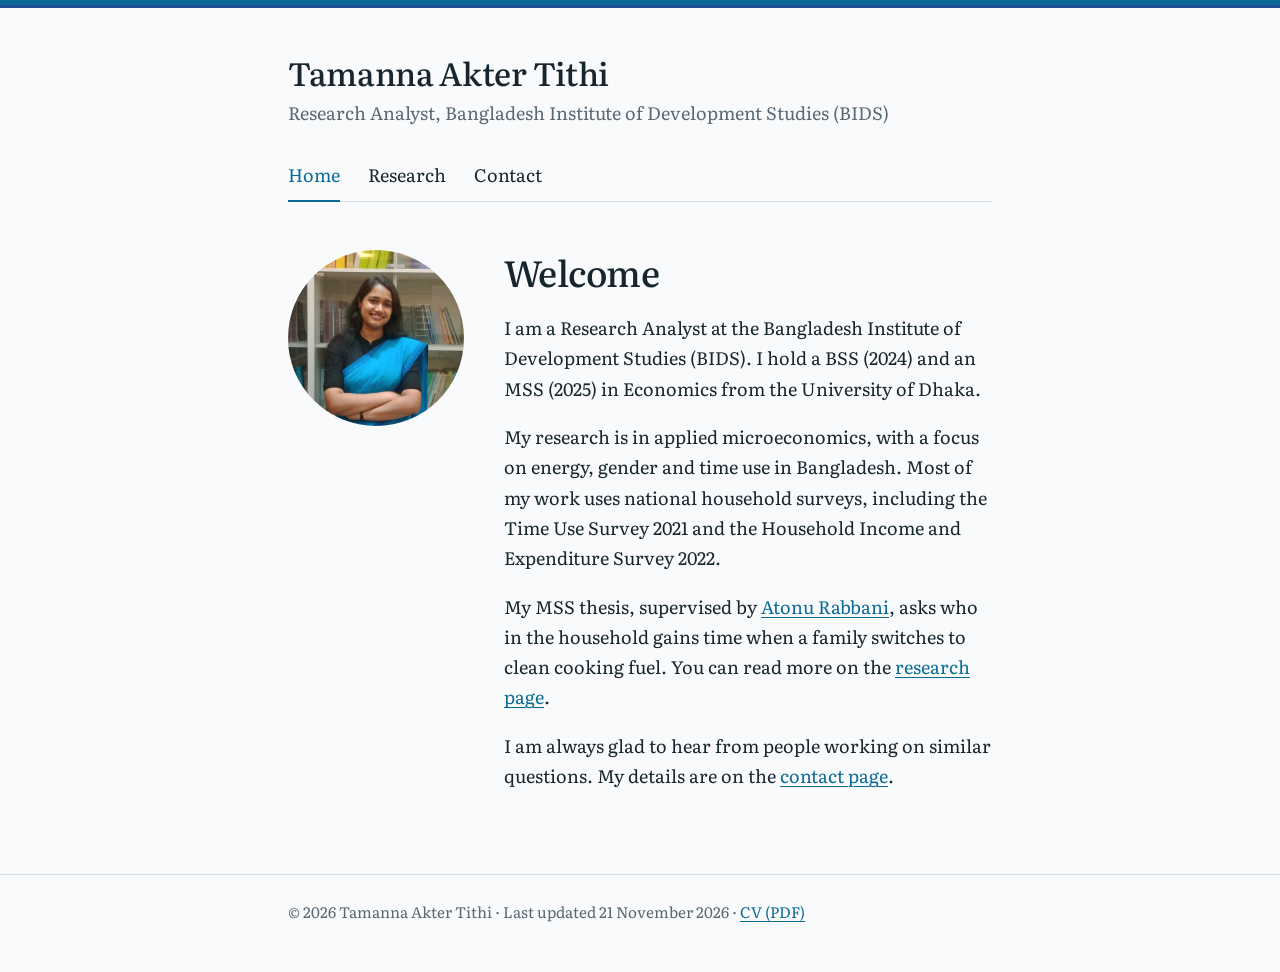
<file: index.html>
<!DOCTYPE html>
<html lang="en">
<head>
  <meta charset="utf-8">
  <meta name="viewport" content="width=device-width, initial-scale=1">
  <title>Home · Tamanna Akter Tithi</title>
  <meta name="description" content="Tamanna Akter Tithi is a Research Analyst at the Bangladesh Institute of Development Studies (BIDS), working on energy, gender and time use in Bangladesh.">
  <link rel="icon" href="data:image/svg+xml,%3Csvg xmlns='http://www.w3.org/2000/svg' viewBox='0 0 64 64'%3E%3Crect width='64' height='64' rx='12' fill='%230A6A94'/%3E%3Ctext x='32' y='45' font-family='Georgia,serif' font-size='40' text-anchor='middle' fill='white'%3ET%3C/text%3E%3C/svg%3E">
  <link rel="preconnect" href="https://fonts.googleapis.com">
  <link rel="preconnect" href="https://fonts.gstatic.com" crossorigin>
  <link href="https://fonts.googleapis.com/css2?family=Literata:ital,opsz,wght@0,7..72,400;0,7..72,500;0,7..72,600;1,7..72,400&display=swap" rel="stylesheet">
  <link rel="stylesheet" href="style.css">
</head>
<body>

  <header class="site-header">
    <div class="wrap">
      <p class="site-name"><a href="index.html">Tamanna Akter Tithi</a></p>
      <p class="site-role">Research Analyst, Bangladesh Institute of Development Studies (BIDS)</p>
      <nav class="site-nav" aria-label="Main">
        <a href="index.html" aria-current="page">Home</a>
        <a href="research.html">Research</a>
        <a href="contact.html">Contact</a>
      </nav>
    </div>
  </header>

  <main>
    <div class="wrap intro">
      <img src="photo.jpg" alt="Portrait of Tamanna Akter Tithi" width="560" height="560">

      <div>
        <h1>Welcome</h1>

        <p>I am a Research Analyst at the Bangladesh Institute of Development Studies (BIDS). I hold a BSS (2024) and an MSS (2025) in Economics from the University of Dhaka.</p>

        <p>My research is in applied microeconomics, with a focus on energy, gender and time use in Bangladesh. Most of my work uses national household surveys, including the Time Use Survey 2021 and the Household Income and Expenditure Survey 2022.</p>

        <p>My MSS thesis, supervised by <a href="https://atonurabbani.github.io/">Atonu Rabbani</a>, asks who in the household gains time when a family switches to clean cooking fuel. You can read more on the <a href="research.html">research page</a>.</p>

        <p>I am always glad to hear from people working on similar questions. My details are on the <a href="contact.html">contact page</a>.</p>
      </div>
    </div>
  </main>

  <footer class="site-footer">
    <div class="wrap">
            <p>© 2026 Tamanna Akter Tithi · Last updated 21 November 2026 · <a href="Tamanna_Akter_Tithi_CV..pdf">CV (PDF)</a></p>
    </div>
  </footer>

</body>
</html>
</file>
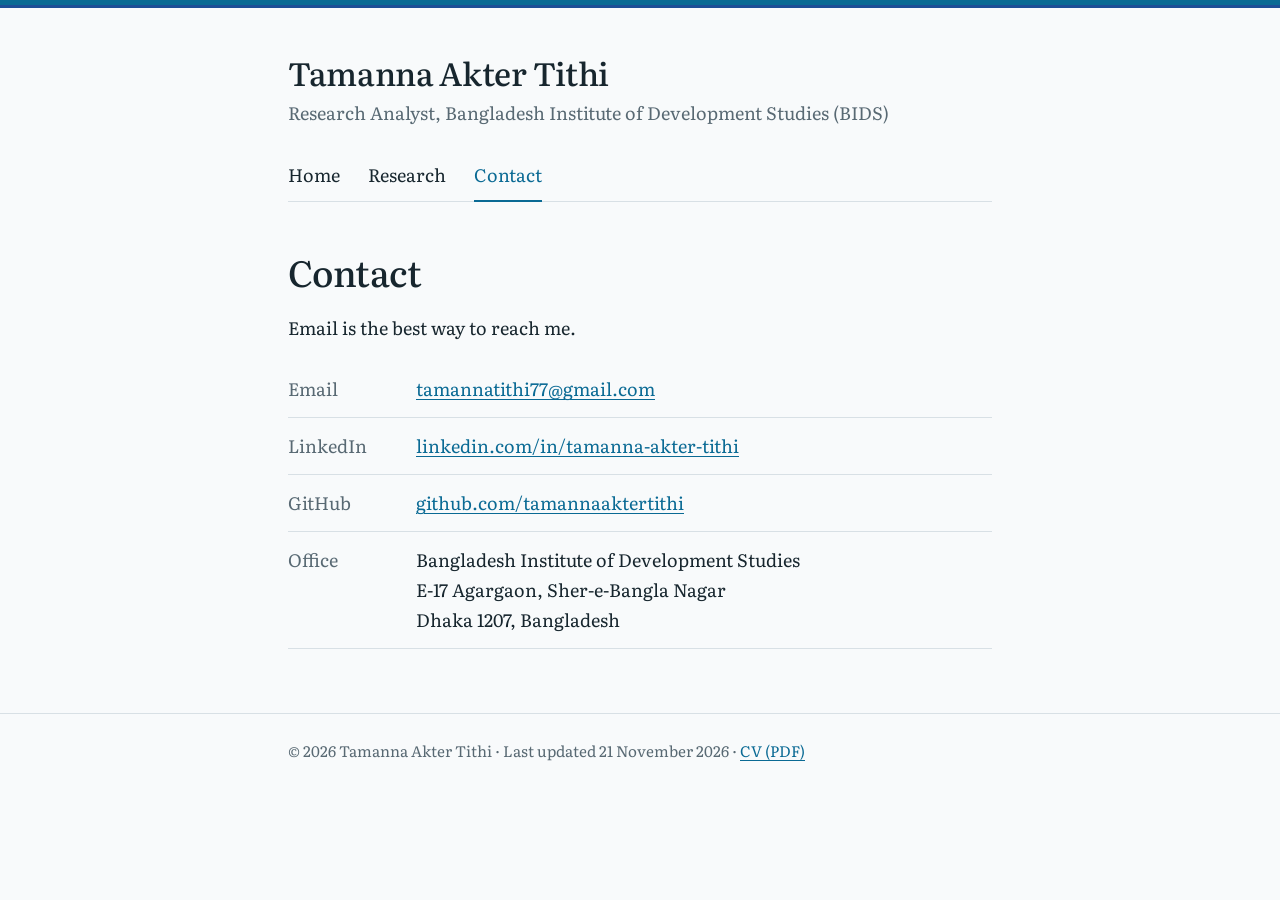
<file: contact.html>
<!DOCTYPE html>
<html lang="en">
<head>
  <meta charset="utf-8">
  <meta name="viewport" content="width=device-width, initial-scale=1">
  <title>Contact · Tamanna Akter Tithi</title>
  <meta name="description" content="How to get in touch with Tamanna Akter Tithi.">
  <link rel="icon" href="data:image/svg+xml,%3Csvg xmlns='http://www.w3.org/2000/svg' viewBox='0 0 64 64'%3E%3Crect width='64' height='64' rx='12' fill='%230A6A94'/%3E%3Ctext x='32' y='45' font-family='Georgia,serif' font-size='40' text-anchor='middle' fill='white'%3ET%3C/text%3E%3C/svg%3E">
  <link rel="preconnect" href="https://fonts.googleapis.com">
  <link rel="preconnect" href="https://fonts.gstatic.com" crossorigin>
  <link href="https://fonts.googleapis.com/css2?family=Literata:ital,opsz,wght@0,7..72,400;0,7..72,500;0,7..72,600;1,7..72,400&display=swap" rel="stylesheet">
  <link rel="stylesheet" href="style.css">
</head>
<body>

  <header class="site-header">
    <div class="wrap">
      <p class="site-name"><a href="index.html">Tamanna Akter Tithi</a></p>
      <p class="site-role">Research Analyst, Bangladesh Institute of Development Studies (BIDS)</p>
      <nav class="site-nav" aria-label="Main">
        <a href="index.html">Home</a>
        <a href="research.html">Research</a>
        <a href="contact.html" aria-current="page">Contact</a>
      </nav>
    </div>
  </header>

  <main>
    <div class="wrap">
      <h1>Contact</h1>

      <p>Email is the best way to reach me.</p>

      <dl class="contact">
        <div>
          <dt>Email</dt>
          <dd><a href="mailto:tamannatithi77@gmail.com">tamannatithi77@gmail.com</a></dd>
        </div>
        <div>
          <dt>LinkedIn</dt>
                    <dd><a href="https://www.linkedin.com/in/tamanna-akter-tithi/">linkedin.com/in/tamanna-akter-tithi</a></dd>
        </div>
        <div>
          <dt>GitHub</dt>
          <dd><a href="https://github.com/tamannaaktertithi">github.com/tamannaaktertithi</a></dd>
        </div>
        <div>
          <dt>Office</dt>
          <dd>Bangladesh Institute of Development Studies<br>E-17 Agargaon, Sher-e-Bangla Nagar<br>Dhaka 1207, Bangladesh</dd>
        </div>
      </dl>
    </div>
  </main>

  <footer class="site-footer">
    <div class="wrap">
            <p>© 2026 Tamanna Akter Tithi · Last updated 21 November 2026 · <a href="Tamanna_Akter_Tithi_CV..pdf">CV (PDF)</a></p>
    </div>
  </footer>

</body>
</html>
</file>
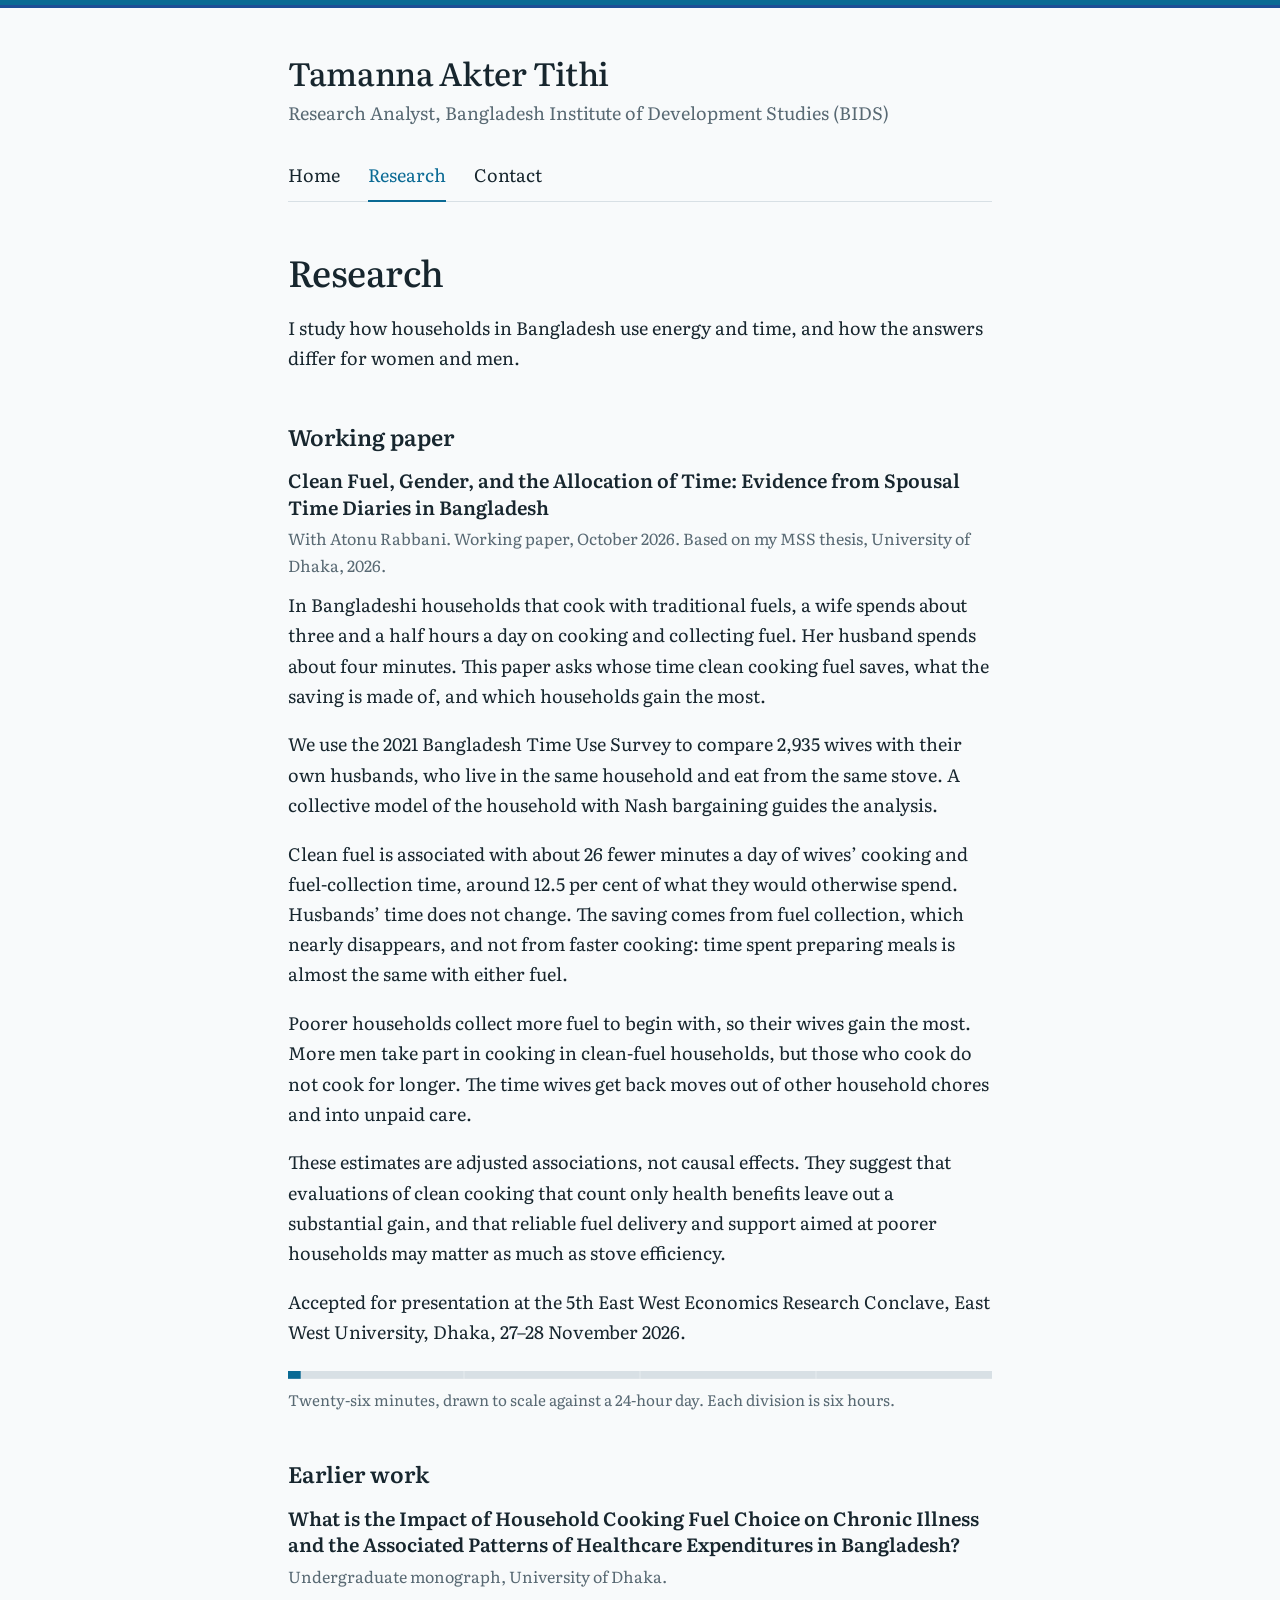
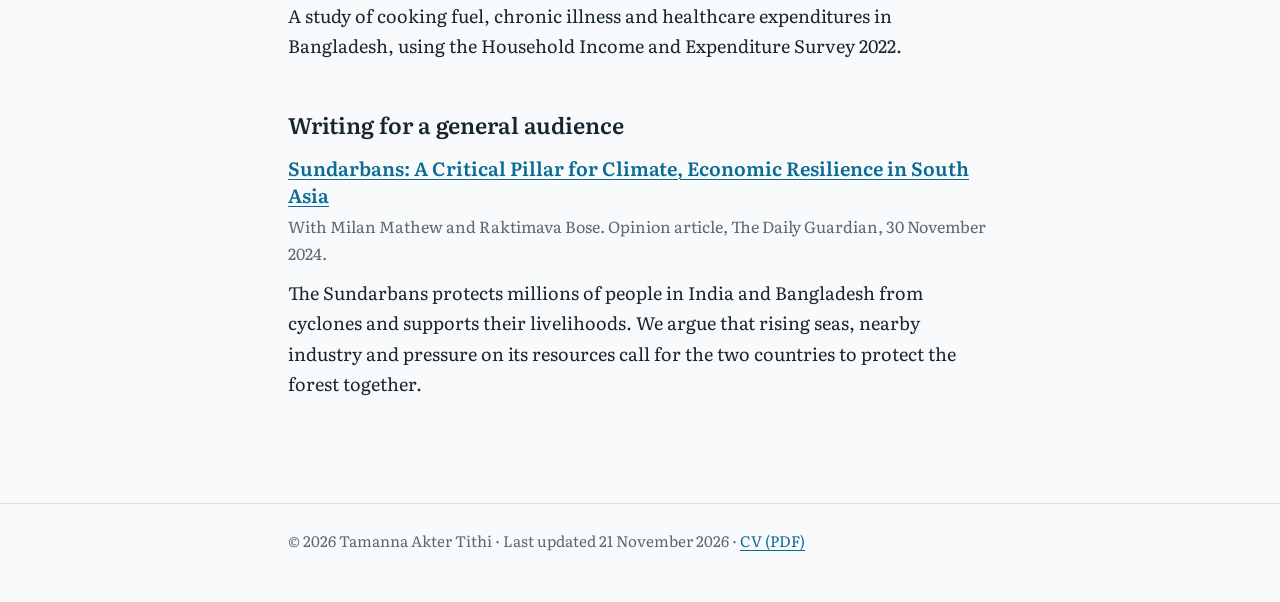
<file: research.html>
<!DOCTYPE html>
<html lang="en">
<head>
  <meta charset="utf-8">
  <meta name="viewport" content="width=device-width, initial-scale=1">
  <title>Research · Tamanna Akter Tithi</title>
  <meta name="description" content="Research by Tamanna Akter Tithi on clean cooking fuel, gender and the allocation of time in Bangladeshi households.">
  <link rel="icon" href="data:image/svg+xml,%3Csvg xmlns='http://www.w3.org/2000/svg' viewBox='0 0 64 64'%3E%3Crect width='64' height='64' rx='12' fill='%230A6A94'/%3E%3Ctext x='32' y='45' font-family='Georgia,serif' font-size='40' text-anchor='middle' fill='white'%3ET%3C/text%3E%3C/svg%3E">
  <link rel="preconnect" href="https://fonts.googleapis.com">
  <link rel="preconnect" href="https://fonts.gstatic.com" crossorigin>
  <link href="https://fonts.googleapis.com/css2?family=Literata:ital,opsz,wght@0,7..72,400;0,7..72,500;0,7..72,600;1,7..72,400&display=swap" rel="stylesheet">
  <link rel="stylesheet" href="style.css">
</head>
<body>

  <header class="site-header">
    <div class="wrap">
      <p class="site-name"><a href="index.html">Tamanna Akter Tithi</a></p>
      <p class="site-role">Research Analyst, Bangladesh Institute of Development Studies (BIDS)</p>
      <nav class="site-nav" aria-label="Main">
        <a href="index.html">Home</a>
        <a href="research.html" aria-current="page">Research</a>
        <a href="contact.html">Contact</a>
      </nav>
    </div>
  </header>

  <main>
    <div class="wrap">
      <h1>Research</h1>

      <p>I study how households in Bangladesh use energy and time, and how the answers differ for women and men.</p>

      <h2>Working paper</h2>

      <article class="paper">
        <h3 class="paper-title">Clean Fuel, Gender, and the Allocation of Time: Evidence from Spousal Time Diaries in Bangladesh</h3>
        <p class="paper-meta">With Atonu Rabbani. Working paper, October 2026. Based on my MSS thesis, University of Dhaka, 2026.</p>

        <p>In Bangladeshi households that cook with traditional fuels, a wife spends about three and a half hours a day on cooking and collecting fuel. Her husband spends about four minutes. This paper asks whose time clean cooking fuel saves, what the saving is made of, and which households gain the most.</p>

        <p>We use the 2021 Bangladesh Time Use Survey to compare 2,935 wives with their own husbands, who live in the same household and eat from the same stove. A collective model of the household with Nash bargaining guides the analysis.</p>

        <p>Clean fuel is associated with about 26 fewer minutes a day of wives’ cooking and fuel-collection time, around 12.5 per cent of what they would otherwise spend. Husbands’ time does not change. The saving comes from fuel collection, which nearly disappears, and not from faster cooking: time spent preparing meals is almost the same with either fuel.</p>

        <p>Poorer households collect more fuel to begin with, so their wives gain the most. More men take part in cooking in clean-fuel households, but those who cook do not cook for longer. The time wives get back moves out of other household chores and into unpaid care.</p>

        <p>These estimates are adjusted associations, not causal effects. They suggest that evaluations of clean cooking that count only health benefits leave out a substantial gain, and that reliable fuel delivery and support aimed at poorer households may matter as much as stove efficiency.</p>

        <p>Accepted for presentation at the 5th East West Economics Research Conclave, East West University, Dhaka, 27–28 November 2026.</p>

        <figure class="day">
          <svg viewBox="0 0 1440 16" preserveAspectRatio="none" role="img" aria-label="A bar representing one 24-hour day, with 26 minutes marked at the start.">
            <rect class="day-track" x="0" y="0" width="1440" height="16"/>
            <rect class="day-saved" x="0" y="0" width="26" height="16"/>
            <g class="day-tick">
              <line x1="360" y1="0" x2="360" y2="16"/>
              <line x1="720" y1="0" x2="720" y2="16"/>
              <line x1="1080" y1="0" x2="1080" y2="16"/>
            </g>
          </svg>
          <figcaption>Twenty-six minutes, drawn to scale against a 24-hour day. Each division is six hours.</figcaption>
        </figure>
      </article>

      <h2>Earlier work</h2>

      <article class="paper">
               <h3 class="paper-title">What is the Impact of Household Cooking Fuel Choice on Chronic Illness and the Associated Patterns of Healthcare Expenditures in Bangladesh?</h3>
        <p class="paper-meta">Undergraduate monograph, University of Dhaka.</p>
        <p>A study of cooking fuel, chronic illness and healthcare expenditures in Bangladesh, using the Household Income and Expenditure Survey 2022.</p>
      </article>

      <h2>Writing for a general audience</h2>

      <article class="paper">
        <h3 class="paper-title"><a href="https://thedailyguardian.com/sundarbans-a-critical-pillar-for-climate-economic-resilience-in-south-asia/">Sundarbans: A Critical Pillar for Climate, Economic Resilience in South Asia</a></h3>
        <p class="paper-meta">With Milan Mathew and Raktimava Bose. Opinion article, The Daily Guardian, 30 November 2024.</p>
        <p>The Sundarbans protects millions of people in India and Bangladesh from cyclones and supports their livelihoods. We argue that rising seas, nearby industry and pressure on its resources call for the two countries to protect the forest together.</p>
      </article>
    </div>
  </main>

  <footer class="site-footer">
    <div class="wrap">
            <p>© 2026 Tamanna Akter Tithi · Last updated 21 November 2026 · <a href="Tamanna_Akter_Tithi_CV..pdf">CV (PDF)</a></p>
    </div>
  </footer>

</body>
</html>
</file>
<file: style.css>
/* Tamanna Akter Tithi — personal site
   Colours: change the six values under :root to restyle every page. */

:root {
  --paper: #F8FAFB;
  --ink: #17262E;
  --muted: #586973;
  --accent: #0A6A94;   /* links, current page */
  --deep: #1D4E96;     /* second blue, used in the top band */
  --rule: #D8E0E5;
  --mark: #FFF1B8;     /* highlight for "fill this in" notes */
  --mark-ink: #4A3B00;
  color-scheme: light;
}

@media (prefers-color-scheme: dark) {
  :root {
    --paper: #10191E;
    --ink: #E6EDF0;
    --muted: #9DADB6;
    --accent: #5CC0E8;
    --deep: #7FA6E6;
    --rule: #27353D;
    --mark: #57480A;
    --mark-ink: #FFF1B8;
    color-scheme: dark;
  }
}

*, *::before, *::after { box-sizing: border-box; }

html { -webkit-text-size-adjust: 100%; }

body {
  margin: 0;
  background: var(--paper);
  color: var(--ink);
  font-family: "Literata", Georgia, "Times New Roman", serif;
  font-size: 1.125rem;
  line-height: 1.68;
  /* two-tone band at the top of every page */
  border-top: 5px solid var(--accent);
  box-shadow: inset 0 3px 0 var(--deep);
}

.wrap {
  max-width: 47rem;
  margin: 0 auto;
  padding: 0 1.5rem;
}

a { color: var(--accent); text-underline-offset: 0.18em; text-decoration-thickness: 1px; }
a:hover { text-decoration-thickness: 2px; }
a:focus-visible { outline: 2px solid var(--accent); outline-offset: 3px; border-radius: 2px; }

/* ---------- Header ---------- */

.site-header { padding: 3rem 0 0; }

.site-name {
  margin: 0;
  font-size: 2rem;
  font-weight: 500;
  line-height: 1.2;
  letter-spacing: -0.01em;
}
.site-name a { color: var(--ink); text-decoration: none; }

.site-role { margin: 0.4rem 0 0; color: var(--muted); }

.site-nav {
  display: flex;
  flex-wrap: wrap;
  gap: 0.25rem 1.75rem;
  margin-top: 1.5rem;
  border-bottom: 1px solid var(--rule);
}
.site-nav a {
  color: var(--ink);
  text-decoration: none;
  padding: 0.5rem 0 0.6rem;
  border-bottom: 2px solid transparent;
  margin-bottom: -1px;
}
.site-nav a:hover { border-bottom-color: var(--rule); }
.site-nav a[aria-current="page"] { color: var(--accent); border-bottom-color: var(--accent); }

/* ---------- Main ---------- */

main { padding: 3rem 0 4rem; }

h1 {
  margin: 0 0 1.25rem;
  font-size: 2.25rem;
  font-weight: 500;
  line-height: 1.2;
  letter-spacing: -0.015em;
}
h2 {
  margin: 3rem 0 1rem;
  font-size: 1.4rem;
  font-weight: 600;
  line-height: 1.3;
}
p { margin: 0 0 1.15rem; }

/* Home: photo beside the introduction */
.intro {
  display: grid;
  grid-template-columns: 11rem 1fr;
  gap: 2.5rem;
  align-items: start;
}
.intro img {
  width: 11rem;
  height: 11rem;
  border-radius: 50%;
  object-fit: cover;
  display: block;
}

/* Research entries */
.paper { margin: 0 0 2.5rem; }
.paper-title { margin: 0 0 0.3rem; font-size: 1.2rem; font-weight: 600; line-height: 1.4; }
.paper-meta { margin: 0 0 0.7rem; color: var(--muted); font-size: 1rem; }
.paper p:last-child { margin-bottom: 0; }

/* A day drawn to scale, with the minutes saved marked */
.day { margin: 1.5rem 0 0; }
.day svg { display: block; width: 100%; height: auto; }
.day .day-track { fill: var(--rule); }
.day .day-saved { fill: var(--accent); }
.day .day-tick { stroke: var(--paper); stroke-width: 1; }
.day figcaption { margin-top: 0.6rem; color: var(--muted); font-size: 0.95rem; line-height: 1.5; }

/* Contact list */
.contact { margin: 0; padding: 0; }
.contact div { display: grid; grid-template-columns: 7rem 1fr; gap: 1rem; padding: 0.8rem 0; border-bottom: 1px solid var(--rule); }
.contact dt { color: var(--muted); }
.contact dd { margin: 0; overflow-wrap: anywhere; }

/* Notes to yourself: anything in yellow still needs your real details */
.todo { background: var(--mark); color: var(--mark-ink); padding: 0.05em 0.3em; border-radius: 3px; }

/* ---------- Footer ---------- */

.site-footer {
  border-top: 1px solid var(--rule);
  padding: 1.5rem 0 3rem;
  color: var(--muted);
  font-size: 0.95rem;
}
.site-footer p { margin: 0; }

/* ---------- Small screens ---------- */

@media (max-width: 36rem) {
  body { font-size: 1.0625rem; }
  .site-header { padding-top: 2rem; }
  .site-name { font-size: 1.65rem; }
  h1 { font-size: 1.85rem; }
  main { padding: 2rem 0 3rem; }
  .intro { grid-template-columns: 1fr; gap: 1.5rem; }
  .intro img { width: 9rem; height: 9rem; }
  .contact div { grid-template-columns: 1fr; gap: 0.1rem; }
}
</file>
